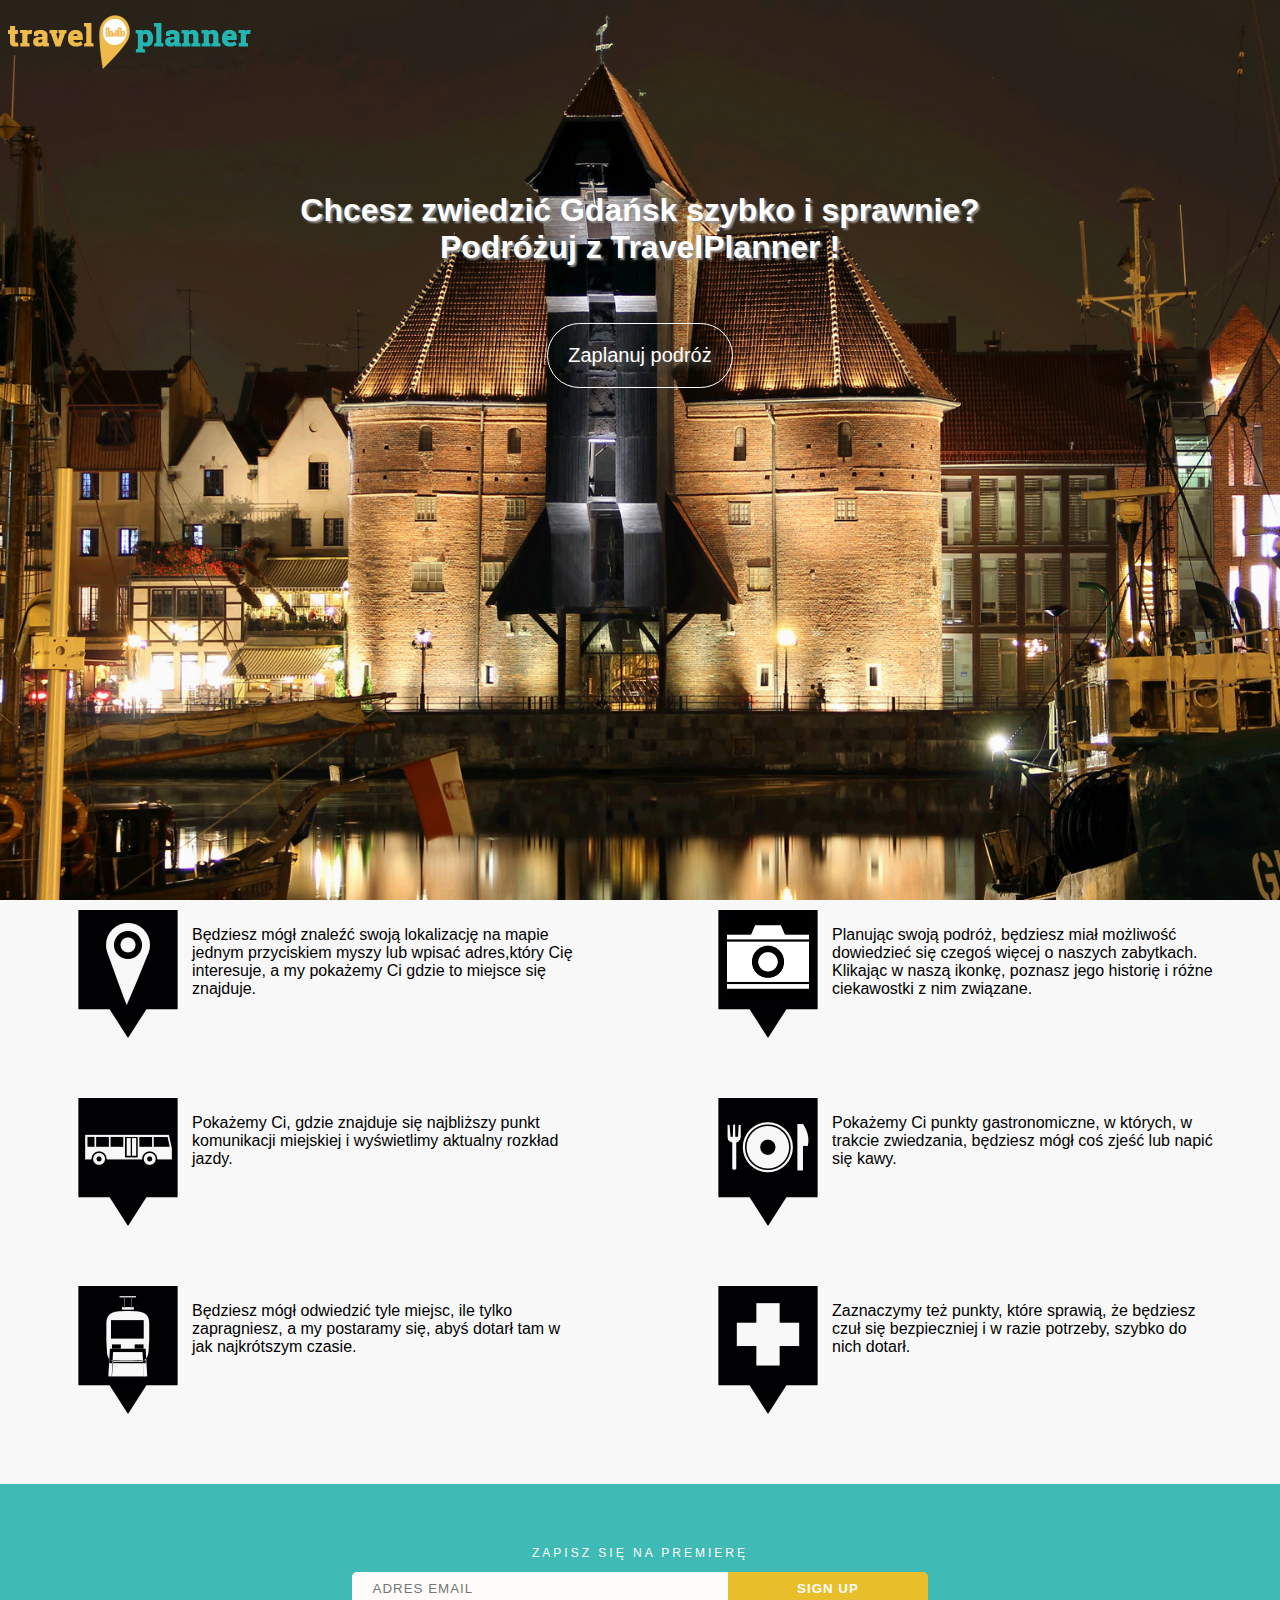
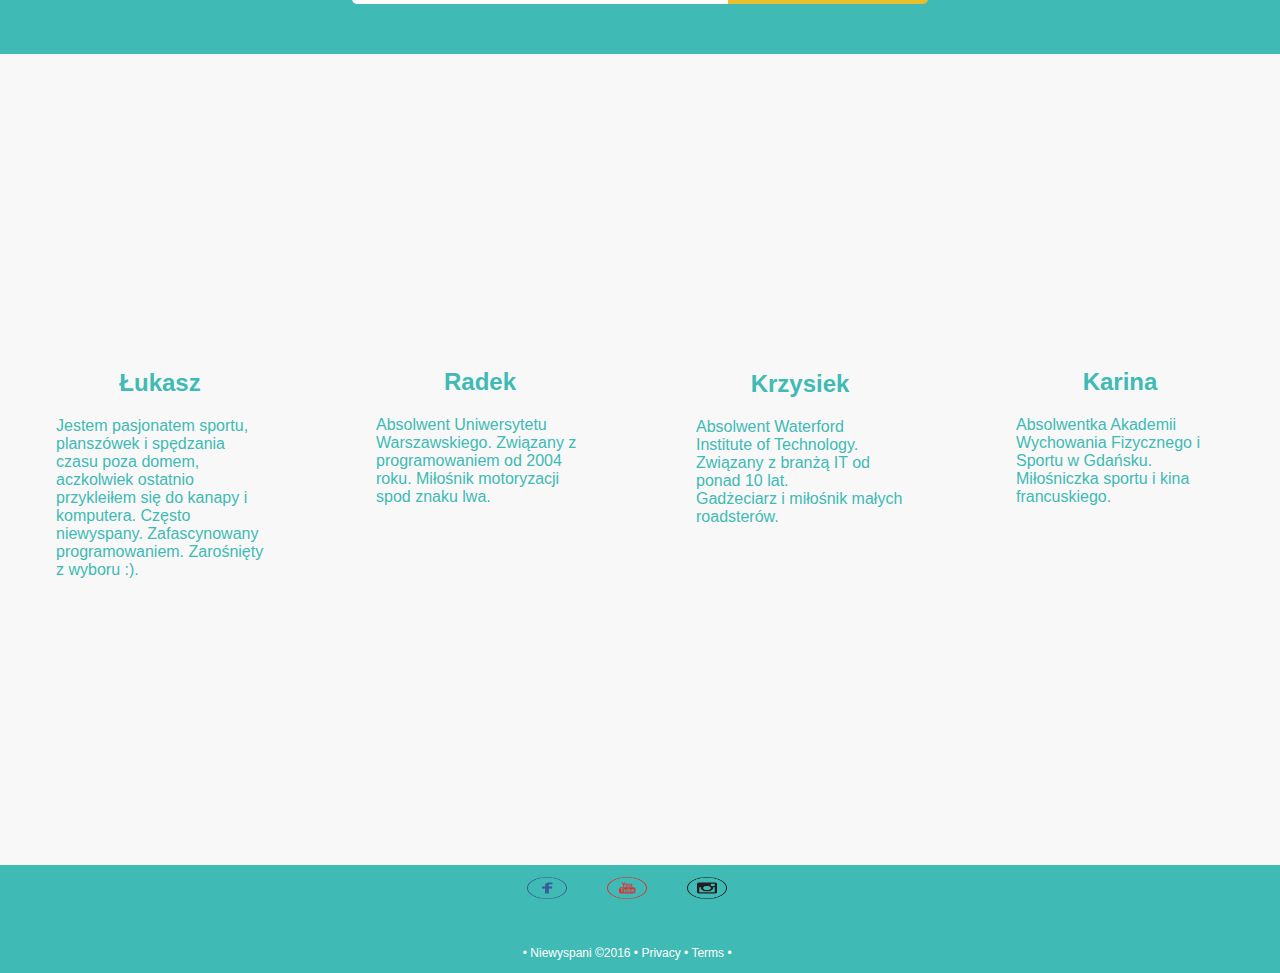
<file: index.html>
<!DOCTYPE html>
<html lang="en">
<head>
    <meta charset="UTF-8">
    <title>Travel Planner</title>
    <link rel="stylesheet" href="styles/style.css">
    <link rel="stylesheet" href="styles/game.css">
    <link rel="stylesheet" href="styles/slider.css">
    <link href="http://fonts.googleapis.com/css?family=Open+Sans&subset=latin,latin-ext" rel="stylesheet"
          type="text/css">

</head>
<body>
<button id='btn1' class="hide"></button>
<button id='btn2' class="hide"></button>
<div id="div1">
    <img id="img" src="images/logo.png">
    <h1>Chcesz zwiedzić Gdańsk szybko i sprawnie? <br>Podróżuj z TravelPlanner !</h1>
    <br>
    <br>

    <a href="http://app.niewyspani.jfdd3.infoshareaca.nazwa.pl"><button class="btn">Zaplanuj podróż</button></a>

</div>
<div class="build"></div>
<nav>
    <ul class="navigation">
        <li class="nav-item"><a href="#top" class="nav-link navigation-active">START</a></li>
        <li class="nav-item"><a href="#product" class="nav-link">PRODUKT</a></li>
        <li class="nav-item"><a href="#premiere" class="nav-link">PREMIERA</a></li>
        <li class="nav-item"><a href="#about-us" class="nav-link">O NAS</a></li>
    </ul>
</nav>

<header id="top">
    &nbsp;
</header>

<main>
        <div class="main-slider-container">

            <div class="carousel-indicators">

                <span class="image-indicator indicator1"></span>

                <span class="image-indicator indicator2"></span>

                <span class="image-indicator indicator3"></span>

                <span class="image-indicator indicator4"></span>

                <span class="image-indicator indicator5"></span>

            </div>


            <div class="carousel-container">

                <div class="fill"></div>

            </div>

            <div id="left" class="carousel-control">
                <span class="icon-prev"></span>
            </div>

            <div id="right" class="carousel-control">
                <span class="icon-next"></span>
            </div>


        </div>
    </div>

    <div class="container-product-info" id="product">
        <div class="product-info">
            <img src="images/ikony/128kb/pin-8.png" alt="ikona">
            <p>
                Będziesz mógł znaleźć swoją lokalizację na mapie jednym przyciskiem myszy
                lub wpisać adres,który Cię interesuje, a my pokażemy Ci gdzie to miejsce się znajduje.
            </p>
        </div>
        <div class="product-info">
            <img src="images/ikony/128kb/pin-cam2.png" alt="ikona" class="">
            <p>
                Planując swoją podróż, będziesz miał możliwość dowiedzieć się czegoś więcej
                o naszych zabytkach. Klikając w naszą ikonkę, poznasz jego historię i różne ciekawostki
                z nim związane.
            </p>
        </div>
        <div class="product-info">
            <img src="images/ikony/128kb/bus.png" alt="ikona" class="">
            <p>
                Pokażemy Ci, gdzie znajduje się najbliższy punkt komunikacji miejskiej
                i wyświetlimy aktualny rozkład jazdy.
            </p>
        </div>
        <div class="product-info">
            <img src="images/ikony/128kb/restaurant.png" alt="ikona" class="">
            <p>
                Pokażemy Ci punkty gastronomiczne, w których, w trakcie zwiedzania, będziesz mógł
                coś zjeść lub napić się kawy.
            </p>
        </div>
        <div class="product-info">
            <img src="images/ikony/128kb/train.png" alt="ikona" class="">
            <p>
                Będziesz mógł odwiedzić tyle miejsc, ile tylko zapragniesz, a my postaramy się,
                abyś dotarł tam w jak najkrótszym czasie.
            </p>
        </div>
        <div class="product-info" id="last">
            <img src="images/ikony/128kb/pin-1.png" alt="ikona" class="">
            <p>
                Zaznaczymy też punkty, które sprawią, że będziesz czuł się bezpieczniej i w razie
                potrzeby, szybko do nich dotarł.
            </p>
        </div>
    </div>


    <div class="containter-about-us" id="premiere">
        <form action="#" method="post" name="zapis na premiere" id="footer-form">
            <div class="header-footer">
                <p>Zapisz się na premierę</p>
            </div>
            <div class="input">
                <input type="text" class="button" id="email-footer" name="email" placeholder="ADRES EMAIL">
                <input type="submit" class="button" id="submit" value="SIGN UP">
            </div>
        </form>

        <div id="gamecontainer">
            <div id="webgame"></div>
            <div id="menugame"></div>
        </div>

    </div>

    <div class="container-about-us" id="about-us">
        <div class="item">
            <div class="about-us-text">
                <img src="images/lukasz.jpg" alt="Łukasz" class="about-us-image">
                <h2 class="about-us-h2">Łukasz</h2>
                <p>
                   Jestem pasjonatem sportu, planszówek i spędzania czasu poza domem, aczkolwiek ostatnio przykleiłem się do kanapy i komputera. Często niewyspany.
                    Zafascynowany programowaniem. Zarośnięty z wyboru :).

                </p>
            </div>
        </div>

        <div class="item">
            <div class="about-us-text">
                <img src="images/radek.jpg" alt="Radek" class="about-us-image">
                <h2 class="about-us-h2">Radek</h2>
                <p>
                    Absolwent Uniwersytetu Warszawskiego. Związany z programowaniem od 2004 roku. Miłośnik motoryzacji spod znaku lwa.
                </p>
            </div>
        </div>

        <div class="item">
            <div class="about-us-text">
                <img src="images/krzysiek.jpg" alt="Krzysiek" class="about-us-image">
                <h2 class="about-us-h2">Krzysiek</h2>
                <p>
                    Absolwent Waterford Institute of Technology. Związany z branżą IT od ponad 10 lat.<Br> Gadżeciarz i miłośnik małych roadsterów.
                   </p>
            </div>
        </div>

        <div class="item">
            <div class="about-us-text">
                <img src="images/karina.jpg" alt="Karina" class="about-us-image">
                <h2 class="about-us-h2">Karina</h2>
                <p>
                     Absolwentka Akademii Wychowania Fizycznego i Sportu w Gdańsku. Miłośniczka sportu i kina francuskiego.
                </p>
            </div>
        </div>
    </div>
</main>

<div class="clear-about-us"></div>

<footer>
    <div class="section group">
        <div class="col span_3_of_3">
            <div class="socialmedia">
                <a href="#"><img class="footer-image" src="images/facebook.png"></a>
                <a href="#"><img class="footer-image" src="images/youtube.png"></a>
                <a href="#"><img class="footer-image" src="images/instagram.png"></a>
            </div>
        </div>
        <div class="col span_3_of_3">
            <div class="footer-copyright">
                &bull; Niewyspani &copy;2016 &bull; <a href="#">Privacy</a> &bull; <a href="#">Terms</a> &bull;
            </div>
        </div>
    </div>
</footer>

<script src="js/jquery.js"></script>
<script src="js/main.js"></script>
<script src="js/game.js"></script>
<script src="js/slider.js"></script>
</body>
</html>
</file>
<file: styles/style.css>
/* global css */

body {
    margin: 0;
    font-family: Free Sans, Arial, sans-serif;
    background: rgb(248,248,248);
    color: rgb(255,255,255);
}

/* css for menu content */

header {
    padding-top: 10px;
    height: 70px;
    width:100%;
    /*background-image: url(../images/logo.png);*/
    background-repeat: no-repeat;
    background-size: 150px;
    background-color: rgb(64,186,180);
    background-position: center;
    background-position-y: 40px;
}

nav {
    background-color:rgb(64,186,180);
    padding: 1px;
    margin-bottom: 1%;
    position: fixed;
    z-index: 5;
    color: white;
    height: 50px;
    width: 100%;
    top: 0;
    left: 0;
    right: 0;
    text-align: center;
}

.nav-item {
    display: inline;
    width: 100%;
}

.navigation {
    list-style: none;
}

.navigation a {
    padding: 3px 20px;
    text-decoration: none;
    color: #FDFCFB;
    font-style: normal;
}

.navigation a:hover {
    color: #e8bf2a;
}

.navigation-active {
    color: #e8bf2a !important; /*leave it as important until inheritance is resolved */
}

/* css for main content*/

.container-map {
    position: relative;
    width: 100%;
}


/*.trip-planner {*/
    /*position: absolute;*/
    /*top:2%;*/
    /*left:1%;*/
    /*max-width:23%;*/
    /*height: 270px;*/
    /*z-index:1;*/
    /*background: rgb(248,248,248);*/
    /*padding: 30px 30px 20px 30px;*/
    /*font: 12px Arial, Helvetica, sans-serif;*/
    /*color: white;*/
    /*border-radius: 5px;*/
/*}*/

/*.trip-planner h1 {*/
    /*font: 24px "Trebuchet MS", Arial, Helvetica, sans-serif;*/
    /*padding: 20px 0 20px 40px;*/
    /*display: block;*/
    /*margin: -30px -30px 10px -30px;*/
    /*background: rgb(64,186,180);*/
    /*text-shadow: 1px 1px 1px rgb(148,148,148);*/
    /*border-radius: 5px 5px 0 0;*/
    /*border-bottom:1px solid rgb(57,147,143);*/
/*}*/

/*.trip-planner label {*/
    /*display: block;*/
    /*margin: 0 0 5px;*/
/*}*/

/*.trip-planner label>span {*/
    /*float: left;*/
    /*margin-top: 10px;*/
    /*margin-left: 10px;*/
    /*color: rgb(94,94,94);*/
/*}*/

/*.trip-planner input[type="text"] {*/
    /*color: rgb(0,5,85);*/
    /*height: 30px;*/
    /*width: 100%;*/
    /*padding: 0 0 0 10px;*/
    /*margin-top: 2px;*/
    /*border: 1px solid rgb(229,229,229);*/
    /*background: rgb(251,251,251);*/
    /*outline: 0;*/
    /*box-shadow: inset 1px 1px 2px rgba(238, 238, 238, 0.2);*/
    /*font: normal 14px/14px Arial, Helvetica, sans-serif;*/
/*}*/

/*.trip-planner input[type="submit"] {*/
    /*background-color: rgb(64,186,180);*/
    /*border-radius: 5px;*/
    /*border: none;*/
    /*padding: 10px 25px 10px 25px;*/
    /*color: #FFF;*/
    /*text-shadow: 1px 1px 1px #949494;*/
/*}*/

/*.trip-planner input[type="submit"]:hover {*/
    /*background-color:rgb(69,142,139);*/
/*}*/

.mapa {
    position: absolute;
    width: 100%;
    height:100%;
}

.zur-gda, .brama-wyz, .fon-nep, .dom-uph {
    position: absolute;
    border:1px solid black;
    border-radius: 10%;
    box-shadow: 5px 5px 13px -6px;
}

.zur-gda {
    top:16%;
    left:86%;
    width:7%;
    max-height:30%;
}

.brama-wyz {
    top: 3%;
    left:32%;
    width:7%;
    max-height: 30%;
}

.fon-nep {
    top:58%;
    left:67%;
    width:6%;
    max-height: 22%;
}

.dom-uph {
    top:40%;
    left:43%;
    width:7%;
    max-height: 30%;
}

.container-product-info {
    padding-top: 60px;
    display: flex;
    flex-wrap: wrap;
    width:100%;
    background-color: rgb(248,248,248);
    color: #000;
}

.spacer {
    height: 80px;
}

.product-info {
    display: flex;
    justify-content: center;
    align-self: center;
    width: 40%;
    padding: 30px;
    margin: 0 auto;
    /*width:460px;*/
    /*margin-top:35px;*/
    /*margin-left:132px;*/
}

@media screen and (max-width: 800px) {
    .product-info {
        width: 100%;
    }
}

.container-about-us {
    padding-top: 100px;
    display: flex;
    flex-wrap: wrap;
    justify-content: center;
}


.container-about-us .item {
    flex: 1 0 200px;
    box-sizing: border-box;
    color: white;
}

@media screen and (min-width: 800px) and (max-width: 1200px){
    .container-about-us .item {
        flex: 1 0 401px;
    }
}


@media screen and (max-width: 800px) {
    .container-about-us .item {
        flex: 1 0 400px;
    }
}


.about-us-image {
    opacity: 0;
    display: flex;
    border-radius:100%;
    width: 100%;
    margin: 0 auto;
}

.about-us-text {
    /*background-color:rgb(64,186,180);*/
    color: rgb(64,186,180);
    /*text-shadow: 2px 2px 2px #949494;*/
    border-radius:5px;
    width:65%;
    margin: 10px auto;
    padding:10px;
    min-height: 400px;

}

.about-us-h2 {
    text-align: center;
}

.about-us-text span {
    font-weight: bold;
}

.about-us-text p {
    text-align:initial;
}




.clear-about-us {
    height:250px;
}


/*.fog-on-map {*/
    /*position: absolute;*/
    /*background-color: rgba(64,186,180,0.8);*/
    /*width: 100%;*/
    /*z-index: 2;*/
    /*color: #FFFFFF;*/
    /*text-shadow: 2px 2px 2px #949494;*/
    /*display: flex;*/
    /*transition: background-color 1s, color 1s, text-shadow 0.5s, visibility 1s;*/
    /*justify-content: center;*/
    /*align-items: center;*/
/*}*/

/*.fog-on-map > h1 {*/
    /*font-size: 50px;*/
    /*font-family: Arial, sans-serif;*/
    /*text-align: center;*/
    /*line-height: 100px;*/
/*}*/

/*@media screen and (max-width: 626px) {*/
    /*.fog-on-map  h1 {*/
        /*font-size: 30px;*/
        /*padding-top: 50px;*/
    /*}*/
/*}*/

/*.container-map:hover .fog-on-map {*/
    /*background-color: transparent;*/
    /*color: transparent;*/
    /*text-shadow: none;*/
    /*visibility: hidden;*/
/*}*/


form, input, select, textarea {
    margin:auto;
    background-color:rgb(248,248,248);
    color:rgb(94,94,94);

}

.containter-about-us {
    padding-top: 20px;
    margin-top: 40px;
    height: 150px;
    background:rgb(64,186,180);
}


#footer-form {
    padding-top: 10px;
    width: 45%;
    margin: 0 auto;
    font-family: 'Lato', sans-serif;
    color: #FDFCFB;
    text-align: center;
    background-color: inherit;
}

.header-footer {
    font-size: 12px;
    text-transform: uppercase;
    letter-spacing: 3px;
    padding-top: 10px;
    margin-top: 10px;
}

.input {
    display: flex;
    align-items: center;
}

.button  {
    height: 30px;
    border: none;
}

#email-footer {
    width: 75%;
    background: #FDFCFB;
    font-family: inherit;
    color: #737373;
    letter-spacing: 1px;
    text-indent: 5%;
    border-radius: 5px 0 0 5px;
}

#submit {
    width: 40%;
    height: 32px;
    background:#e8bf2a;
    font-family: inherit;
    font-weight: bold;
    color: inherit;
    letter-spacing: 1px;
    border-radius: 0 5px 5px 0;
    cursor: pointer;
    transition: background .3s ease-in-out;
}

#submit:hover {
    background: #d4a21f;
}

input:focus {
    /*outline: none;*/
    outline: 2px solid #e8bf2a;
    box-shadow: 0 0 2px #e8bf2a;
}




/*  FOOTER SETUP  */

footer {
    font-family: 'Lato', sans-serif;
    font-style: normal;
    font-weight: normal;
    text-align: center;
    font-size: 0.75em;
    text-decoration: none;
    /*padding-top: 5px;*/
    height: auto;
    width: auto;
    background-color: rgb(64,186,180);
    position: relative;
    bottom: 0;
    left: 0;
    right:0;
    clear: both;
}

.footer-image {
    width: 50%;
    height: 50%;
}

footer a {
    text-decoration: none;
    color: white;
}

footer li {
    list-style: none;
}


/*  FOOTER SECTIONS  */
.section {
    clear: both;
    padding: 0;
    margin: 0;
}

/*  FOOTER COLUMN SETUP  */
.col {
    display: block;
    float: left;
    margin: 1% 0 1% 0;
}

.col:first-child {
    margin-left: 0;
}

.socialmedia {
    display: inline-flex;
}

/* FOOTER GROUPING  */
.group:before,
.group:after {
    content:"";
    display:table;
}

.group:after {
    clear:both;
}

/*GRID OF THREE  */
.span_3_of_3 {
    width: 98%;
}

.span_2_of_3 {
    width: 64%;

}

.span_1_of_3 {
    width: 48%;
}

/* FOOTER GO FULL WIDTH AT LESS THAN 480 PIXELS */

@media only screen and (max-width: 480px) {
    .col { margin: 1% 0 1% 0;}
    .span_3_of_3, .span_2_of_3, .span_1_of_3 { width: 100%; }
}

@media only screen and (max-width: 960px) {
    .col { margin: 1% 0 1% 0;}
    .span_3_of_3, .span_2_of_3, .span_1_of_3 { width: 100%; }
}

/*!*startpage**/

#div1 {
    position:absolute;
    top:0;
    right:0;
    width:100%;
    height:100vh;
    background-color: rgb(64,186,180);
    background-image: url("../images/background.jpg");
    background-position: top;
    background-size:cover;
    background-repeat: no-repeat;
    text-align: center;
    z-index: 6;
}
#div1 > h1 {
    color: white;
    text-shadow: 2px 2px 2px #949494;
    font-weight: bold;
    display: block;

    font-size: 2em;
    font-family: Free Sans, Arial, sans-serif;
    margin-top: 15%;
}
#div1 .btn {
    -webkit-border-radius: 60px;
    -moz-border-radius: 60px;
    border-radius: 60px;
    text-shadow: 4px 4px 7px #666666;
    font-family: Arial;
    color: #ffffff;
    font-size: 20px;
    background: transparent;
    padding: 20px 20px 20px 20px;
    border: solid #ffffff 1px;
    text-decoration: none;
    width:auto;
    height: auto;


}

#div1 .btn:hover {
    background: transparent;
    background-image: -webkit-linear-gradient(top, transparent, #fff);
    background-image: -moz-linear-gradient(top, transparent, #fff);
    background-image: -ms-linear-gradient(top, transparent, #fff);
    background-image: -o-linear-gradient(top, transparent, #fff);
    background-image: linear-gradient(to bottom, transparent, #fff);
    text-decoration: none;
}

#div1 #img {
    position: absolute;
    top: 15px;
    left: 8px;
}
.hide {
    display: none;
}
</file>
<file: styles/game.css>
#gamecontainer {
    margin: auto;
    display: none;
    align-items: center;
    flex-direction: column;
    position: relative;
    top: 50px;
}
#webgame {
    position: relative;
    width: 1000px;
    height: 700px;
    background-image: url(../images/map_gdansk.jpg);
    background-size: contain;
    border: solid 5px blue;
    margin: 10px;
}
#menugame {
    background-color: #FFFFFF;
    color: #000000;
    position: relative;
    visibility: hidden;
    width: 250px;
    height: 250px;
    border: 5px solid blue;
    margin: 10px;
}
#menugame table, #webgame table {
    border-collapse: collapse;
}
.cell {
    background-color: rgba(255, 255, 255,0.5);
    width: 25px;
    height: 25px;
    padding: 0;
    text-align: right;
    background-size: contain;
}
.start {
    background-image: url(../images/start.png);
}
.end {
    background-image: url(../images/finish.png);
}
.rail_v {
    background-image: url(../images/rail_v.png);
}
.rail_h {
    background-image: url(../images/rail_h.png);
}
.rail_t1 {
     background-image: url(../images/rail_t1.png);
}
.rail_t2 {
    background-image: url(../images/rail_t2.png);
}
.rail_t3 {
    background-image: url(../images/rail_t3.png);
}
.rail_t4 {
    background-image: url(../images/rail_t4.png);
}
.buldoze {
    background-image: url(../images/rail_bz.png);
}
.build {
    display: none;
    position: absolute;
    width: 25px;
    height: 25px;
    padding: 0;
    pointer-events: none;
    z-index: 6;
    background-size: contain;
}
.playButton {
    position: absolute;
    top: 10px;
    right: 10px;
    z-index: 2;
}
button {
    background-color: lemonchiffon;
    border-radius: 10px;
    width: 150px;
    height: 50px;
}
.info {
    position: absolute;
    top: 100px;
    right: 50px;
    z-index: 2;
    width: 200px;
    height: 150px;
}
.info-box1, .info-box2, .info-box3 {
    height: 50px;
    background-image: url(../images/loading.gif);
    background-repeat: no-repeat;
    background-size: 30px;
    background-position: 10px 10px;
    display: flex;
    justify-content: flex-end;
    align-items: center;
}
.info-box3 {
    justify-content: center;
    background-image: none;
}
.info div {
    font-family: Arial, sans-serif;
    color: black;
}
.red{
    background-color: red;
}
.blue {
    background-color: blue;
}
.brown {
    background-color: brown;
}
.green {
    background-color: green;
}
.yellow {
    background-color: yellow;
}
.metro {
    background-color: black;
    background-image: none;
}
.menu-counter {
    position: absolute;
    bottom: 10px;
    left: 10px;
}
.legend {
    position: absolute;
    top: 10px;
    left: 10px;
    width: 800px;
    height: 50px;
    color: black;
}
.legend2 {
    position: absolute;
    top: 50px;
    left: 10px;
    width: 800px;
    height: 50px;
    color: black;
}
@media screen and (min-width: 1501px) {
    #gamecontainer {
        flex-direction: row;
        justify-content: center;
    }
}
</file>
<file: styles/slider.css>
body {
    height: 100%;
}

main {
    height: 100%;
}


.main-slider-container {
    position: relative;
    width:100%;
}

.carousel-indicators {
    position: absolute;
    bottom: 8%;
    width: 60%;
    margin-left: 20%;
    height: 2%;
}

.image-indicator {
    position:absolute;
    width:10px;
    height:10px;
    border:1px solid white;
    border-radius: 50%;
    z-index: 1;
}

.image-indicator:hover {
    background-color: white;
}
.indicator-background {
    background-color: white;
}

.indicator1 {
    margin-left: 43%;
    /*background-color: white;*/
}

.indicator2 {
    margin-left: 46%;
}

.indicator3 {
    margin-left: 49%;
}

.indicator4 {
    margin-left: 52%;
}

.indicator5 {
    margin-left: 55%;
}

.carousel-container {
    width: 100%;
    height:100%;
    position: relative;
    overflow: hidden;
}


.carousel-control {
    position: absolute;
    top:0;
    bottom:0;
    width: 15%;
}

#right {
    right: 0;
    left: auto;
}

#left {
    left: 0;
}

.fill {
    position: absolute;
    width: 100%;
    height: 100%;
    background-image: url(../images/zuraw-gdanski-hi-res.jpg);
/*    background-position: center;

    background-repeat: no-repeat;*/
    background-size: 100% 100%;
}

#left {
    background-image: linear-gradient(to right,rgba(0,0,0,.3) 0,rgba(0,0,0,.0001) 100%);
}

#right {
    background-image: linear-gradient(to right,rgba(0,0,0,.0001) 0,rgba(0,0,0,.3) 100%);
}

#left:hover {
    background-image: linear-gradient(to right,rgba(0,0,0,.5) 0,rgba(0,0,0,.0001) 100%);
}

#right:hover {
    background-image: linear-gradient(to right,rgba(0,0,0,.0001) 0,rgba(0,0,0,.5) 100%);
}

#left:hover>.icon-prev {
    visibility: visible;
}

.icon-prev {
    position: absolute;
    top: 50%;
    width: 64px;
    height: 64px;
    margin-left: 25%;
    background-image: url(../images/ikony/64kb/back-white.png);
    visibility: hidden;
}

#right:hover>.icon-next {
    visibility: visible;
}

.icon-next {
    position: absolute;
    top: 50%;
    width: 64px;
    height: 64px;
    margin-left: 40%;
    background-image: url(../images/ikony/64kb/next-white.png);
    visibility:hidden;
}
</file>
